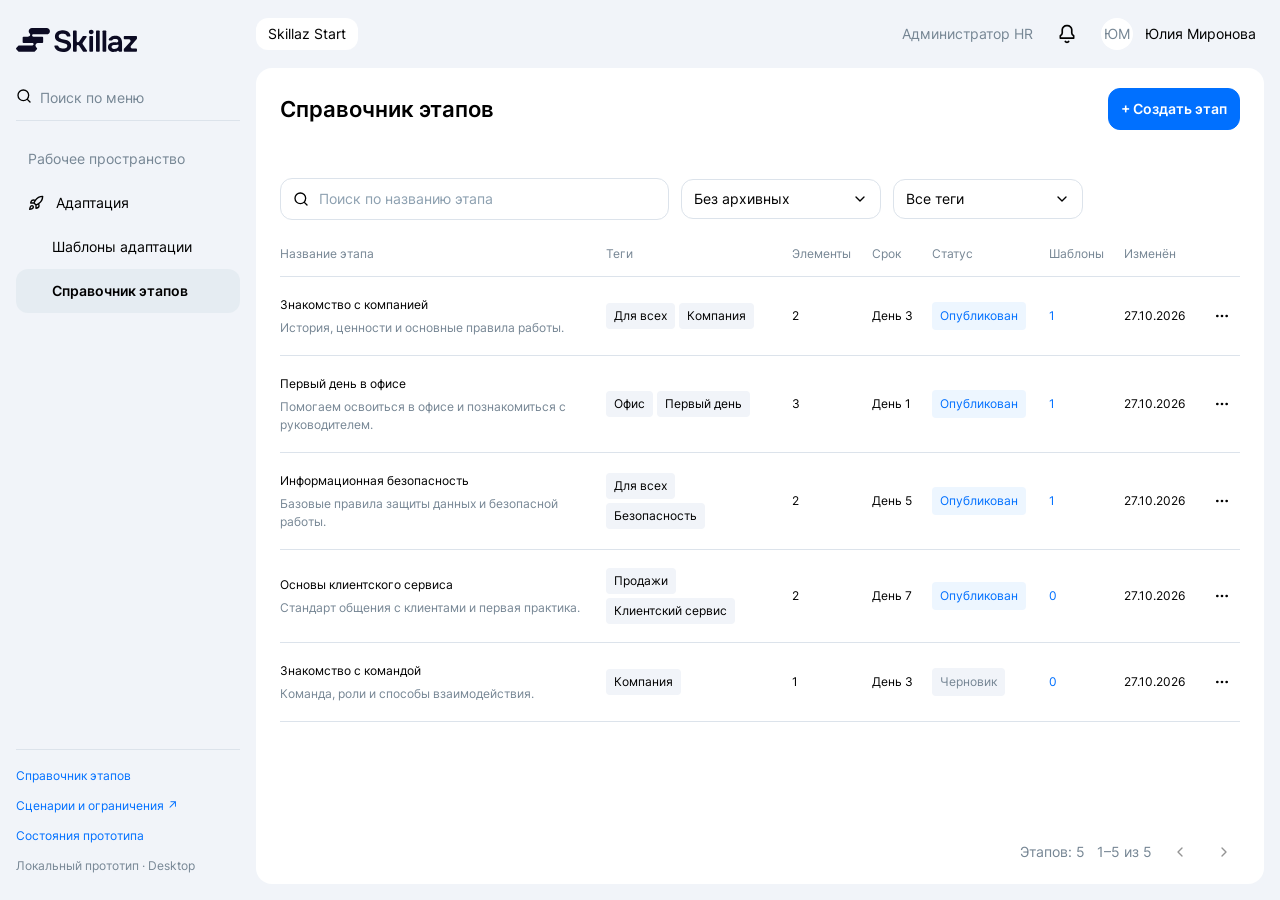
<file: index.html>
<!doctype html><html lang="ru"><head><meta charset="utf-8"><meta name="viewport" content="width=device-width,initial-scale=1"><title>Skillaz Start · Справочник этапов</title><link rel="stylesheet" href="style.css"></head><body><aside id="sidebar"></aside><header id="header"><span class="portal">Skillaz Start</span><span class="muted">Администратор HR</span><img src="assets/bell-outlined.svg" alt=""><span class="avatar">ЮМ</span><span>Юлия Миронова</span></header><main id="app"></main><div id="layers"></div><div id="toast" role="status" hidden></div><script type="module" src="app.js?v=20261030-5"></script></body></html>
</file>
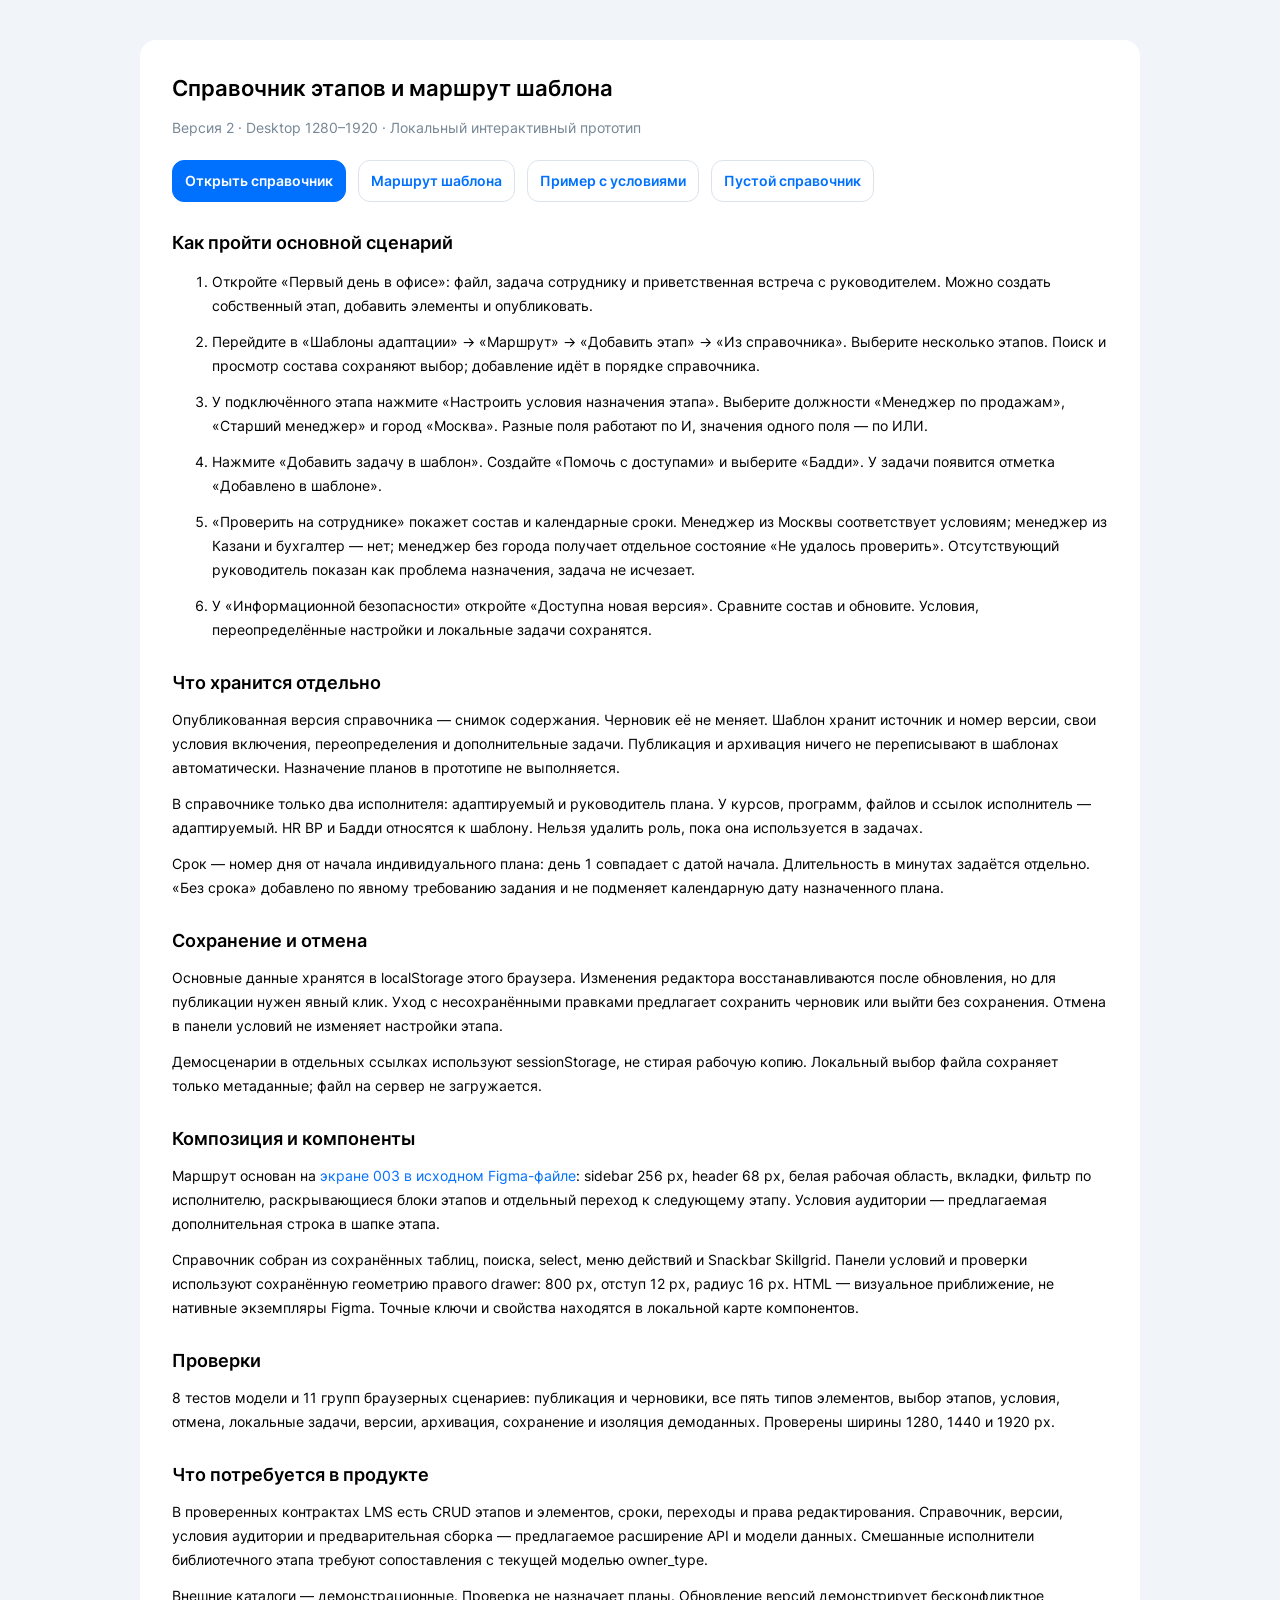
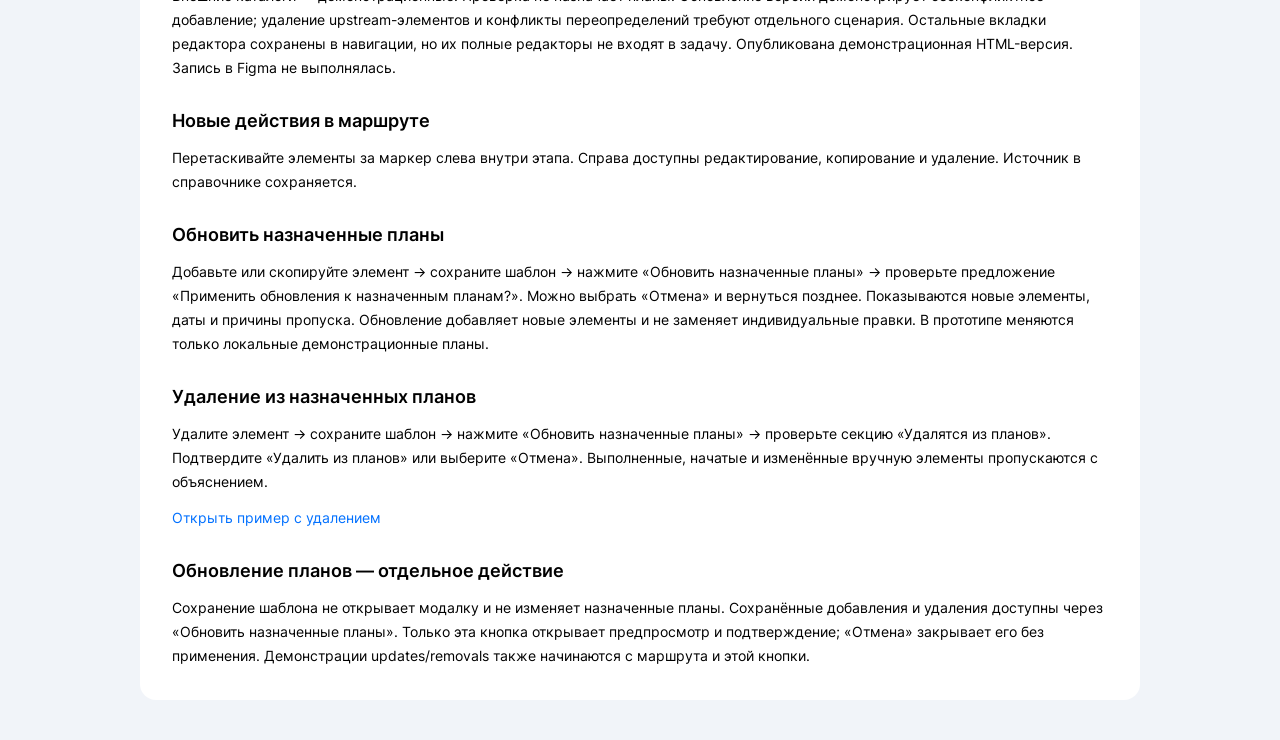
<file: guide.html>
<!doctype html><html lang="ru"><head><meta charset="utf-8"><meta name="viewport" content="width=device-width,initial-scale=1"><title>Справочник этапов · Сценарии прототипа</title><link rel="stylesheet" href="style.css"><style>body{min-width:800px;padding:40px}article{max-width:1000px;margin:auto;background:white;border-radius:16px;padding:32px}article h2{margin-top:28px}article p,article li{margin-top:12px;line-height:24px}article img{width:100%;height:auto;border:1px solid var(--border);border-radius:12px;margin-top:16px}article nav{display:flex;gap:12px;flex-wrap:wrap;margin:20px 0}</style></head><body><article><h1>Справочник этапов и маршрут шаблона</h1><p class="muted">Версия 2 · Desktop 1280–1920 · Локальный интерактивный прототип</p><nav><a class="btn primary" href="index.html#library">Открыть справочник</a><a class="btn" href="index.html#template/route">Маршрут шаблона</a><a class="btn" href="index.html?demo=filled#template/route">Пример с условиями</a><a class="btn" href="index.html?demo=empty#library">Пустой справочник</a></nav><h2>Как пройти основной сценарий</h2><ol><li>Откройте «Первый день в офисе»: файл, задача сотруднику и приветственная встреча с руководителем. Можно создать собственный этап, добавить элементы и опубликовать.</li><li>Перейдите в «Шаблоны адаптации» → «Маршрут» → «Добавить этап» → «Из справочника». Выберите несколько этапов. Поиск и просмотр состава сохраняют выбор; добавление идёт в порядке справочника.</li><li>У подключённого этапа нажмите «Настроить условия назначения этапа». Выберите должности «Менеджер по продажам», «Старший менеджер» и город «Москва». Разные поля работают по И, значения одного поля — по ИЛИ.</li><li>Нажмите «Добавить задачу в шаблон». Создайте «Помочь с доступами» и выберите «Бадди». У задачи появится отметка «Добавлено в шаблоне».</li><li>«Проверить на сотруднике» покажет состав и календарные сроки. Менеджер из Москвы соответствует условиям; менеджер из Казани и бухгалтер — нет; менеджер без города получает отдельное состояние «Не удалось проверить». Отсутствующий руководитель показан как проблема назначения, задача не исчезает.</li><li>У «Информационной безопасности» откройте «Доступна новая версия». Сравните состав и обновите. Условия, переопределённые настройки и локальные задачи сохранятся.</li></ol><h2>Что хранится отдельно</h2><p>Опубликованная версия справочника — снимок содержания. Черновик её не меняет. Шаблон хранит источник и номер версии, свои условия включения, переопределения и дополнительные задачи. Публикация и архивация ничего не переписывают в шаблонах автоматически. Назначение планов в прототипе не выполняется.</p><p>В справочнике только два исполнителя: адаптируемый и руководитель плана. У курсов, программ, файлов и ссылок исполнитель — адаптируемый. HR BP и Бадди относятся к шаблону. Нельзя удалить роль, пока она используется в задачах.</p><p>Срок — номер дня от начала индивидуального плана: день 1 совпадает с датой начала. Длительность в минутах задаётся отдельно. «Без срока» добавлено по явному требованию задания и не подменяет календарную дату назначенного плана.</p><h2>Сохранение и отмена</h2><p>Основные данные хранятся в localStorage этого браузера. Изменения редактора восстанавливаются после обновления, но для публикации нужен явный клик. Уход с несохранёнными правками предлагает сохранить черновик или выйти без сохранения. Отмена в панели условий не изменяет настройки этапа.</p><p>Демосценарии в отдельных ссылках используют sessionStorage, не стирая рабочую копию. Локальный выбор файла сохраняет только метаданные; файл на сервер не загружается.</p><h2>Композиция и компоненты</h2><p>Маршрут основан на <a href="https://www.figma.com/design/rO5ZCBdtKF4FX7fJaR67S0?node-id=5393-135794">экране 003 в исходном Figma-файле</a>: sidebar 256 px, header 68 px, белая рабочая область, вкладки, фильтр по исполнителю, раскрывающиеся блоки этапов и отдельный переход к следующему этапу. Условия аудитории — предлагаемая дополнительная строка в шапке этапа.</p><p>Справочник собран из сохранённых таблиц, поиска, select, меню действий и Snackbar Skillgrid. Панели условий и проверки используют сохранённую геометрию правого drawer: 800 px, отступ 12 px, радиус 16 px. HTML — визуальное приближение, не нативные экземпляры Figma. Точные ключи и свойства находятся в локальной карте компонентов.</p><h2>Проверки</h2><p>8 тестов модели и 11 групп браузерных сценариев: публикация и черновики, все пять типов элементов, выбор этапов, условия, отмена, локальные задачи, версии, архивация, сохранение и изоляция демоданных. Проверены ширины 1280, 1440 и 1920 px. </p><h2>Что потребуется в продукте</h2><p>В проверенных контрактах LMS есть CRUD этапов и элементов, сроки, переходы и права редактирования. Справочник, версии, условия аудитории и предварительная сборка — предлагаемое расширение API и модели данных. Смешанные исполнители библиотечного этапа требуют сопоставления с текущей моделью owner_type. </p><p>Внешние каталоги — демонстрационные. Проверка не назначает планы. Обновление версий демонстрирует бесконфликтное добавление; удаление upstream-элементов и конфликты переопределений требуют отдельного сценария. Остальные вкладки редактора сохранены в навигации, но их полные редакторы не входят в задачу. Опубликована демонстрационная HTML-версия. Запись в Figma не выполнялась.</p><h2>Новые действия в маршруте</h2><p>Перетаскивайте элементы за маркер слева внутри этапа. Справа доступны редактирование, копирование и удаление. Источник в справочнике сохраняется.</p><h2>Обновить назначенные планы</h2><p>Добавьте или скопируйте элемент → сохраните шаблон → нажмите «Обновить назначенные планы» → проверьте предложение «Применить обновления к назначенным планам?». Можно выбрать «Отмена» и вернуться позднее. Показываются новые элементы, даты и причины пропуска. Обновление добавляет новые элементы и не заменяет индивидуальные правки. В прототипе меняются только локальные демонстрационные планы.</p><h2>Удаление из назначенных планов</h2><p>Удалите элемент → сохраните шаблон → нажмите «Обновить назначенные планы» → проверьте секцию «Удалятся из планов». Подтвердите «Удалить из планов» или выберите «Отмена». Выполненные, начатые и изменённые вручную элементы пропускаются с объяснением.</p><p><a href="index.html?demo=removals#template/route">Открыть пример с удалением</a></p><section><h2>Обновление планов — отдельное действие</h2><p>Сохранение шаблона не открывает модалку и не изменяет назначенные планы. Сохранённые добавления и удаления доступны через «Обновить назначенные планы». Только эта кнопка открывает предпросмотр и подтверждение; «Отмена» закрывает его без применения. Демонстрации updates/removals также начинаются с маршрута и этой кнопки.</p></section></article></body></html>
</file>
<file: style.css>
@font-face{font-family:Inter;src:url('assets/Inter-Regular.ttf')}@font-face{font-family:Inter;src:url('assets/Inter-SemiBold.ttf');font-weight:600}
:root{--bg:#f1f4f9;--surface:#fff;--text:#000;--muted:#768694;--border:#dce3eb;--accent:#0070ff;--accent-bg:#edf6ff;--danger:#ff4d3a;--positive:#5bcf83;--overlay:rgba(0,0,0,.5)}*{box-sizing:border-box}body{margin:0;background:var(--bg);color:var(--text);font:14px/20px Inter,Arial,sans-serif;min-width:1100px}button,input,select,textarea{font:inherit;color:inherit}button{cursor:pointer;background:none;border:0}button:disabled{opacity:.42;cursor:default}a{color:var(--accent);text-decoration:none}p{margin:0}h1{font-size:22px;line-height:32px;margin:0;font-weight:600}h2{font-size:18px;line-height:26px;margin:0;font-weight:600}h3{font-size:16px;line-height:22px;margin:0;font-weight:600}button:focus-visible,a:focus-visible,input:focus-visible,select:focus-visible,textarea:focus-visible,[contenteditable]:focus-visible{outline:2px solid var(--accent);outline-offset:3px}[hidden]{display:none!important}.muted{color:var(--muted)}.small{font-size:12px;line-height:18px}.grow{flex:1;min-width:0}.row{display:flex;align-items:center;gap:12px}.wrap{flex-wrap:wrap}.between{justify-content:space-between}.gap4{gap:4px}.gap8{gap:8px}.stack{display:flex;flex-direction:column;gap:16px}.mt{margin-top:24px}.mb{margin-bottom:16px}.required{color:var(--danger)}.avatar{width:32px;height:32px;background:var(--surface);border-radius:50%;display:inline-flex;justify-content:center;align-items:center;color:var(--muted);flex:none}.icon{width:16px;height:16px;vertical-align:middle;flex:none}.icon-btn{width:32px;height:32px;border-radius:8px;display:inline-flex;align-items:center;justify-content:center;color:var(--muted);flex:none}.icon-btn:hover{background:var(--bg)}.icon-btn img{width:16px;height:16px}.btn{min-height:40px;padding:10px 12px;border-radius:12px;display:inline-flex;align-items:center;justify-content:center;gap:8px;white-space:nowrap;border:1px solid var(--border);background:var(--surface);font-weight:600;line-height:20px}.btn.primary{background:var(--accent);border-color:var(--accent);color:white}.btn.secondary{background:var(--accent-bg);border-color:transparent;color:var(--accent)}.btn.tertiary{border-color:transparent;color:var(--accent)}.btn.danger{color:var(--danger)}.link{color:var(--accent);padding:0;text-align:left}.text-link{padding:0;text-align:left}.text-link:hover,.link:hover{text-decoration:underline}.back{display:inline-flex;gap:8px;align-items:center;min-height:40px;font-size:16px;font-weight:600;padding:0}.status{display:inline-block;padding:4px 8px;border-radius:4px;background:var(--bg);font-size:12px;color:var(--muted);white-space:nowrap}.status.published{color:var(--accent);background:var(--accent-bg)}.tag{display:inline-block;background:var(--bg);border-radius:4px;padding:3px 8px;font-size:12px;white-space:nowrap}.chip{background:var(--bg);border:1px solid transparent;border-radius:20px;padding:5px 12px;min-height:32px;white-space:nowrap}.chip.active{border-color:var(--accent);background:var(--accent-bg);color:var(--accent)}
#sidebar{width:256px;position:fixed;left:0;top:0;bottom:0;padding:24px 16px;display:flex;flex-direction:column;z-index:2}#sidebar .logo{width:121px;height:32px;object-fit:contain;object-position:left;margin-bottom:24px}#sidebar .search-shell{color:var(--muted);border-bottom:1px solid var(--border);padding:8px 0 12px;margin-bottom:16px;display:flex;gap:8px}.nav-title{padding:12px 12px;color:var(--muted)}.nav-link{display:flex;align-items:center;gap:12px;padding:12px;border-radius:12px;color:var(--text);text-align:left;min-height:44px}.nav-link.active{background:#e5ecf2;font-weight:600}.nav-sub{padding-left:36px}.sidebar-footer{margin-top:auto;border-top:1px solid var(--border);padding-top:16px;font-size:12px;color:var(--muted);display:flex;flex-direction:column;gap:10px}#header{margin-left:256px;height:68px;display:flex;align-items:center;gap:12px;padding-right:24px}#header .portal{margin-right:auto;background:white;border-radius:12px;padding:6px 12px}#header img{width:20px;height:20px;margin:0 12px}#app{margin:0 16px 16px 256px;min-height:calc(100vh - 84px);border-radius:16px;background:white;padding:20px 24px 0;display:flex;flex-direction:column}.page-head{display:flex;align-items:center;justify-content:space-between;gap:16px;margin-bottom:24px}.page-title{margin-top:16px}.page-title h1{font-size:18px;line-height:26px}.tabs{display:flex;align-items:center;gap:24px;border-bottom:1px solid var(--border);margin-top:4px;flex:none}.tabs button{position:relative;color:var(--muted);padding:16px 0;min-height:56px;white-space:nowrap}.tabs button.active{color:var(--text)}.tabs button.active:after{content:'';position:absolute;bottom:0;left:0;right:0;height:4px;background:#000;border-radius:4px 4px 0 0}.toolbar{display:flex;align-items:center;gap:12px;margin:24px 0 12px}.toolbar .search{max-width:389px;flex:1}.search{display:flex;align-items:center;border:1px solid var(--border);border-radius:12px;padding:9px 12px;gap:8px;min-height:40px;background:white}.search input{border:0;outline:0;width:100%;min-width:0}.search input:focus-visible{outline:0}.search:focus-within{outline:2px solid var(--accent);outline-offset:1px}input::placeholder,textarea::placeholder{color:#8da0b0}.filter-line{display:flex;gap:8px;align-items:center;flex-wrap:wrap;margin-bottom:24px}.field{display:flex;flex-direction:column;gap:8px}.field>label,.field-label{color:var(--muted)}.input,select,textarea{border:1px solid var(--border);border-radius:12px;padding:9px 12px;min-height:40px;width:100%;background:white}.input:disabled{background:var(--bg)}select{appearance:none;background-image:url('assets/chevron-down-outlined.svg');background-repeat:no-repeat;background-size:16px;background-position:right 12px center;padding-right:36px}textarea{resize:vertical;min-height:100px}.cols{display:grid;grid-template-columns:1fr 1fr;gap:24px}.form-section{max-width:900px;padding:24px 0}.field-error{color:var(--danger);font-size:12px;line-height:18px;margin-top:4px}.invalid{border-color:var(--danger)!important}.hint{font-size:12px;line-height:18px;color:var(--muted)}.check{display:flex;align-items:center;gap:8px;min-height:28px;cursor:pointer}.check input{margin:0}input[type=checkbox]{appearance:none;width:20px;height:20px;flex:none;background:url('assets/checkbox.svg') -296px -88px/488px 148px no-repeat;border:0;cursor:pointer}input[type=checkbox]:checked{background-position:-40px -88px}input[type=checkbox]:disabled{opacity:.4;cursor:default}input[type=radio]{appearance:none;width:20px;height:20px;flex:none;background:url('assets/radio.svg') -170px -42px/360px 148px no-repeat;border:0;margin:0;cursor:pointer}input[type=radio]:checked{background-position:-42px -42px}.segmented{display:inline-flex;border:1px solid var(--border);border-radius:12px;padding:3px;background:var(--bg);width:470px;max-width:100%}.segmented button{flex:1;padding:6px 12px;border-radius:8px;color:var(--muted)}.segmented .active{color:var(--text);background:white}.rich{border:1px solid var(--border);border-radius:12px;overflow:hidden}.rich-tools{display:flex;gap:4px;border-bottom:1px solid var(--border);padding:4px 8px}.rich-tools button{padding:4px 10px;border-radius:4px}.rich-tools button:hover{background:var(--bg)}[contenteditable]{min-height:80px;padding:12px;outline:0;overflow-wrap:anywhere}[contenteditable]:empty:before{content:attr(data-placeholder);color:#8da0b0}.settings-row{display:flex;align-items:end;gap:24px;flex-wrap:wrap}.settings-row .field{width:270px}.bottom-bar{position:sticky;bottom:0;z-index:4;margin:24px -24px 0;padding:16px 24px;background:white;border-top:1px solid var(--border);display:flex;align-items:center;justify-content:flex-end;gap:8px;min-height:72px;border-radius:0 0 16px 16px}.bottom-bar .hint{margin-right:auto}.table-wrap{overflow-x:auto}table{border-collapse:collapse;width:100%;text-align:left;font-size:14px}th{color:var(--muted);font-weight:400;line-height:20px;padding:12px 12px;border-bottom:1px solid var(--border);vertical-align:bottom}td{padding:18px 12px;border-bottom:1px solid var(--border);vertical-align:middle}td:first-child,th:first-child{padding-left:0}td:last-child,th:last-child{padding-right:0}td:first-child{min-width:210px;max-width:300px}td p{margin-top:4px}.table-tags{display:flex;flex-wrap:wrap;gap:4px;max-width:160px}.nowrap{white-space:nowrap}.pagination{display:flex;align-items:center;justify-content:flex-end;gap:12px;padding:16px 0;margin-top:auto;color:var(--muted)}.empty{padding:70px 24px;display:flex;align-items:center;flex-direction:column;gap:12px;text-align:center}.empty h2{color:var(--text)}
.chapter{border:1px solid var(--border);border-radius:16px;overflow:hidden;background:var(--bg);margin-bottom:16px}.chapter-head{display:flex;align-items:center;gap:16px;padding:12px 24px;border-bottom:1px solid var(--border)}.chapter-name{font-size:16px;font-weight:600;line-height:22px;display:flex;align-items:center;gap:8px;margin-bottom:6px}.meta{display:flex;flex-wrap:wrap;gap:4px 12px;color:var(--muted);font-size:14px;line-height:20px}.meta span{display:inline-flex;align-items:center;gap:4px}.chapter-source{display:flex;flex-wrap:wrap;align-items:center;gap:12px;margin-top:8px;font-size:12px}.chapter-content{background:white;border-radius:0 0 16px 16px;padding:20px 24px}.chapter-content>p{margin-bottom:16px}.chapter-controls{padding-bottom:16px;border-bottom:1px solid var(--border);margin-bottom:4px}.chapter-controls label{display:block;margin-bottom:8px}.element{display:flex;align-items:flex-start;gap:12px;padding:14px 0;min-width:0}.element+.element{border-top:1px solid var(--bg)}.element-name{display:block;padding:0;text-align:left;font-weight:400;line-height:22px;margin-bottom:6px}.element .actions{display:flex;gap:2px;flex:none}.element .meta{font-size:12px}.element .type-icon{width:20px;height:20px;margin-top:2px}.chapter-foot{padding:12px 24px;display:flex;align-items:center;gap:12px;color:var(--muted)}.chapter-foot select{width:auto;max-width:370px;border:0;background-color:transparent;padding:0 28px 0 0;min-height:24px;color:var(--text)}.chapter.collapsed .chapter-content,.chapter.collapsed .chapter-foot{display:none}.chapter.collapsed .toggle-icon{transform:rotate(180deg)}.source-badge{color:var(--muted);background:white;padding:2px 8px;border-radius:4px}.add-element{margin-top:8px;font-weight:600;min-height:32px}.view-content{padding-bottom:24px}.tab-content{padding:24px 0;max-width:940px}.info-row{display:grid;grid-template-columns:230px 1fr;padding:12px 0;gap:24px}.info-row>span{color:var(--muted)}.divider{border:0;border-top:1px solid var(--border);margin:20px 0}
.overlay{position:fixed;inset:0;background:var(--overlay);z-index:30;display:flex;align-items:center;justify-content:center;padding:24px}.modal{display:flex;flex-direction:column;max-height:calc(100vh - 48px);background:white;border-radius:24px;width:620px;overflow:hidden}.modal.wide{width:800px}.overlay.drawer-overlay{justify-content:flex-end;padding:12px}.modal.drawer{width:800px;max-height:calc(100vh - 24px);height:calc(100vh - 24px);border-radius:16px}.modal-head{padding:20px 24px;display:flex;align-items:flex-start;gap:16px;border-bottom:1px solid var(--border);flex:none}.modal-head h2{margin:0}.modal-head p{margin-top:4px;color:var(--muted)}.modal-body{padding:24px;overflow:auto;min-height:0;flex:1}.modal-foot{display:flex;align-items:center;justify-content:flex-end;gap:8px;border-top:1px solid var(--border);padding:16px 24px;flex:none;min-height:72px}.modal-foot .hint{margin-right:auto}.pick-row{padding:18px 0;border-bottom:1px solid var(--border);display:flex;gap:12px;align-items:flex-start}.pick-row>input{margin-top:3px}.pick-row .meta{margin:8px 0;font-size:12px}.pick-row h3{font-size:14px}.composition{background:var(--bg);padding:12px 16px;border-radius:12px;margin-top:12px}.composition p{padding:5px 0}.condition{padding:20px 0;border-bottom:1px solid var(--border)}.condition-title{display:flex;align-items:center;justify-content:space-between;margin-bottom:8px}.multi-options{border:1px solid var(--border);border-radius:12px;overflow:hidden}.multi-options .search{border:0;border-bottom:1px solid var(--border);border-radius:0}.multi-options .options{max-height:170px;overflow:auto;padding:8px 12px}.multi-options .check{padding:6px 0}.multi-options .child{margin-left:24px}.selected-values{display:flex;flex-wrap:wrap;gap:6px;margin-bottom:8px}.summary{background:var(--bg);padding:16px;border-radius:12px;margin-top:20px;line-height:22px}.result-item{padding:18px 0;border-bottom:1px solid var(--border)}.result-item h3{margin-bottom:8px}.result-item .status{margin-bottom:8px}.result-item .status.included{background:var(--accent-bg);color:var(--accent)}.result-item .status.unknown{color:var(--danger)}.result-item .assigned{padding:10px 0 0 16px;margin-top:8px;border-left:2px solid var(--border)}.comparison{display:grid;grid-template-columns:1fr 1fr;gap:24px}.comparison section+section{border-left:1px solid var(--border);padding-left:24px}.comparison p{padding:8px 0}.drop{position:fixed;z-index:80;min-width:220px;max-width:340px;background:white;border:1px solid var(--border);border-radius:16px;padding:12px;box-shadow:0 4px 20px rgba(118,134,148,.16)}.drop button{display:flex;align-items:center;width:100%;padding:10px 12px;border-radius:8px;text-align:left;gap:8px}.drop button:hover{background:var(--bg)}.drop .danger{color:var(--danger)}#toast{position:fixed;bottom:24px;left:50%;transform:translateX(-50%);background:#000;color:white;min-height:56px;max-width:600px;border-radius:64px;z-index:100;padding:16px 24px;display:flex;gap:12px;align-items:center}#toast img{width:24px;height:24px}#toast button{color:white;margin-left:12px}.form-footer-note{padding:16px 0;color:var(--muted)}@media(max-width:1350px){.table-wrap table{font-size:12px}td,th{padding-left:8px;padding-right:8px}.chapter-head,.chapter-content,.chapter-foot{padding-left:16px;padding-right:16px}.meta{gap:4px 8px}.tabs{gap:20px}.toolbar{flex-wrap:wrap}.element .actions{gap:0}.chapter-source{gap:8px}}

#toast .snackbar-icon{width:24px;height:24px;flex:none;background:var(--positive);mask:url(assets/snackbar-positive.svg) center/20px 20px no-repeat}#toast .snackbar-icon.error{background:#fe725f;mask-image:url(assets/snackbar-negative.svg)}

.field-error:empty{display:none}.settings-row .field{width:390px}.settings-row>.check{align-self:flex-start;padding-top:32px}.check{white-space:normal}.settings-row .row .check,.modal .field>.row>.check{white-space:nowrap}.element .type-icon{width:16px;height:16px;margin-top:3px}.toggle-icon{width:24px;height:24px}.back .icon{width:24px;height:24px}

/* v2: explicit assignment conditions, native Skillgrid action icons */
.stage-audience{display:flex;gap:16px;align-items:center;margin-top:16px;flex-wrap:wrap}.stage-audience .hint{display:block;margin-bottom:4px}.stage-audience .btn{min-height:32px;padding:6px 12px;font-size:12px}.element .actions{opacity:1;display:flex;gap:4px;flex-shrink:0}.drag-handle{cursor:grab;flex-shrink:0}.drag-handle:active{cursor:grabbing}.drag-handle img{pointer-events:none}.element.dragging{opacity:.45}.element.drop-before{box-shadow:inset 0 2px var(--accent)}.element.drop-after{box-shadow:inset 0 -2px var(--accent)}.update-new{margin-top:24px;border-top:1px solid var(--border);padding-top:16px}.update-plan{border-bottom:1px solid var(--border);padding:16px 0}.update-plan summary{display:flex;justify-content:space-between;gap:16px;cursor:pointer}.update-plan summary:before{content:"›"}.update-plan[open] summary:before{content:"⌄"}.update-plan p{margin:12px 0 0 24px}.bottom-bar{flex-wrap:wrap}

.stage-audience .btn{font-size:14px;min-height:40px}.update-plan summary>span:first-of-type{flex:1}.update-plan summary{justify-content:flex-start}
</file>
